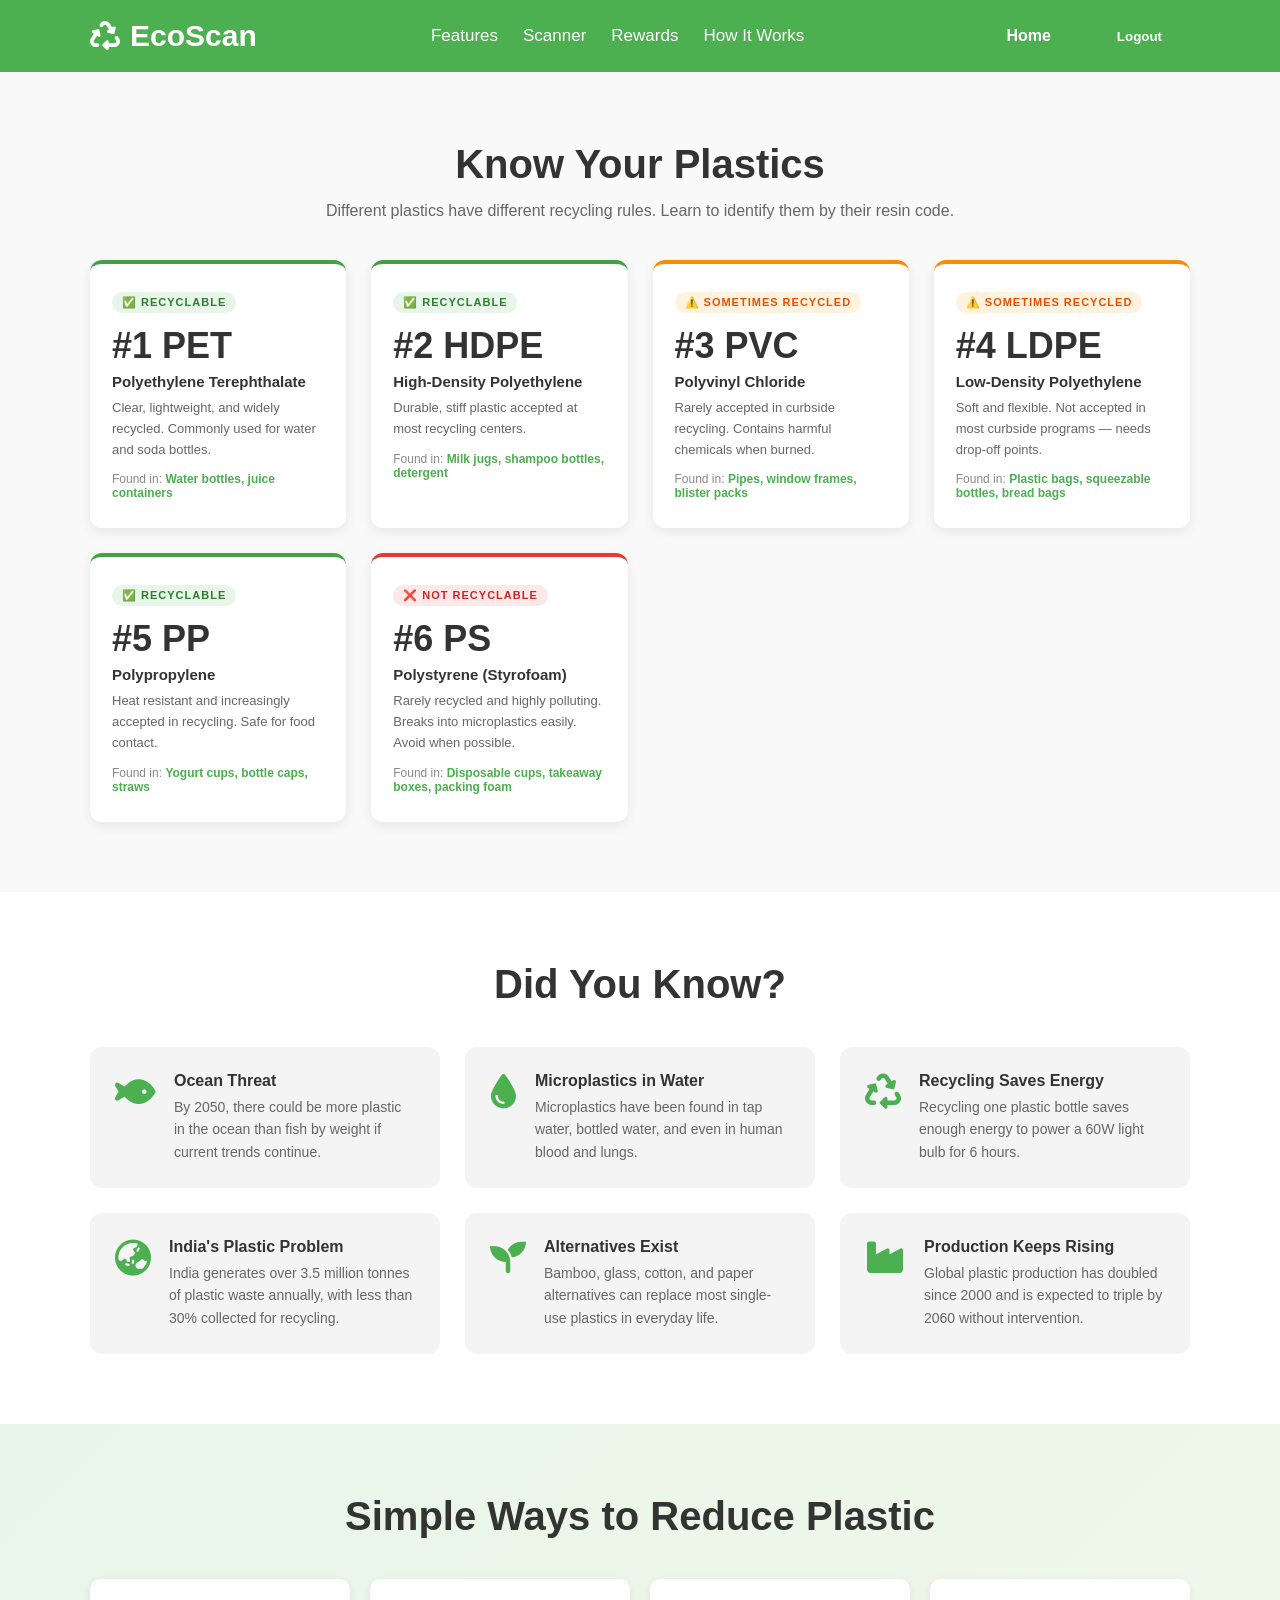
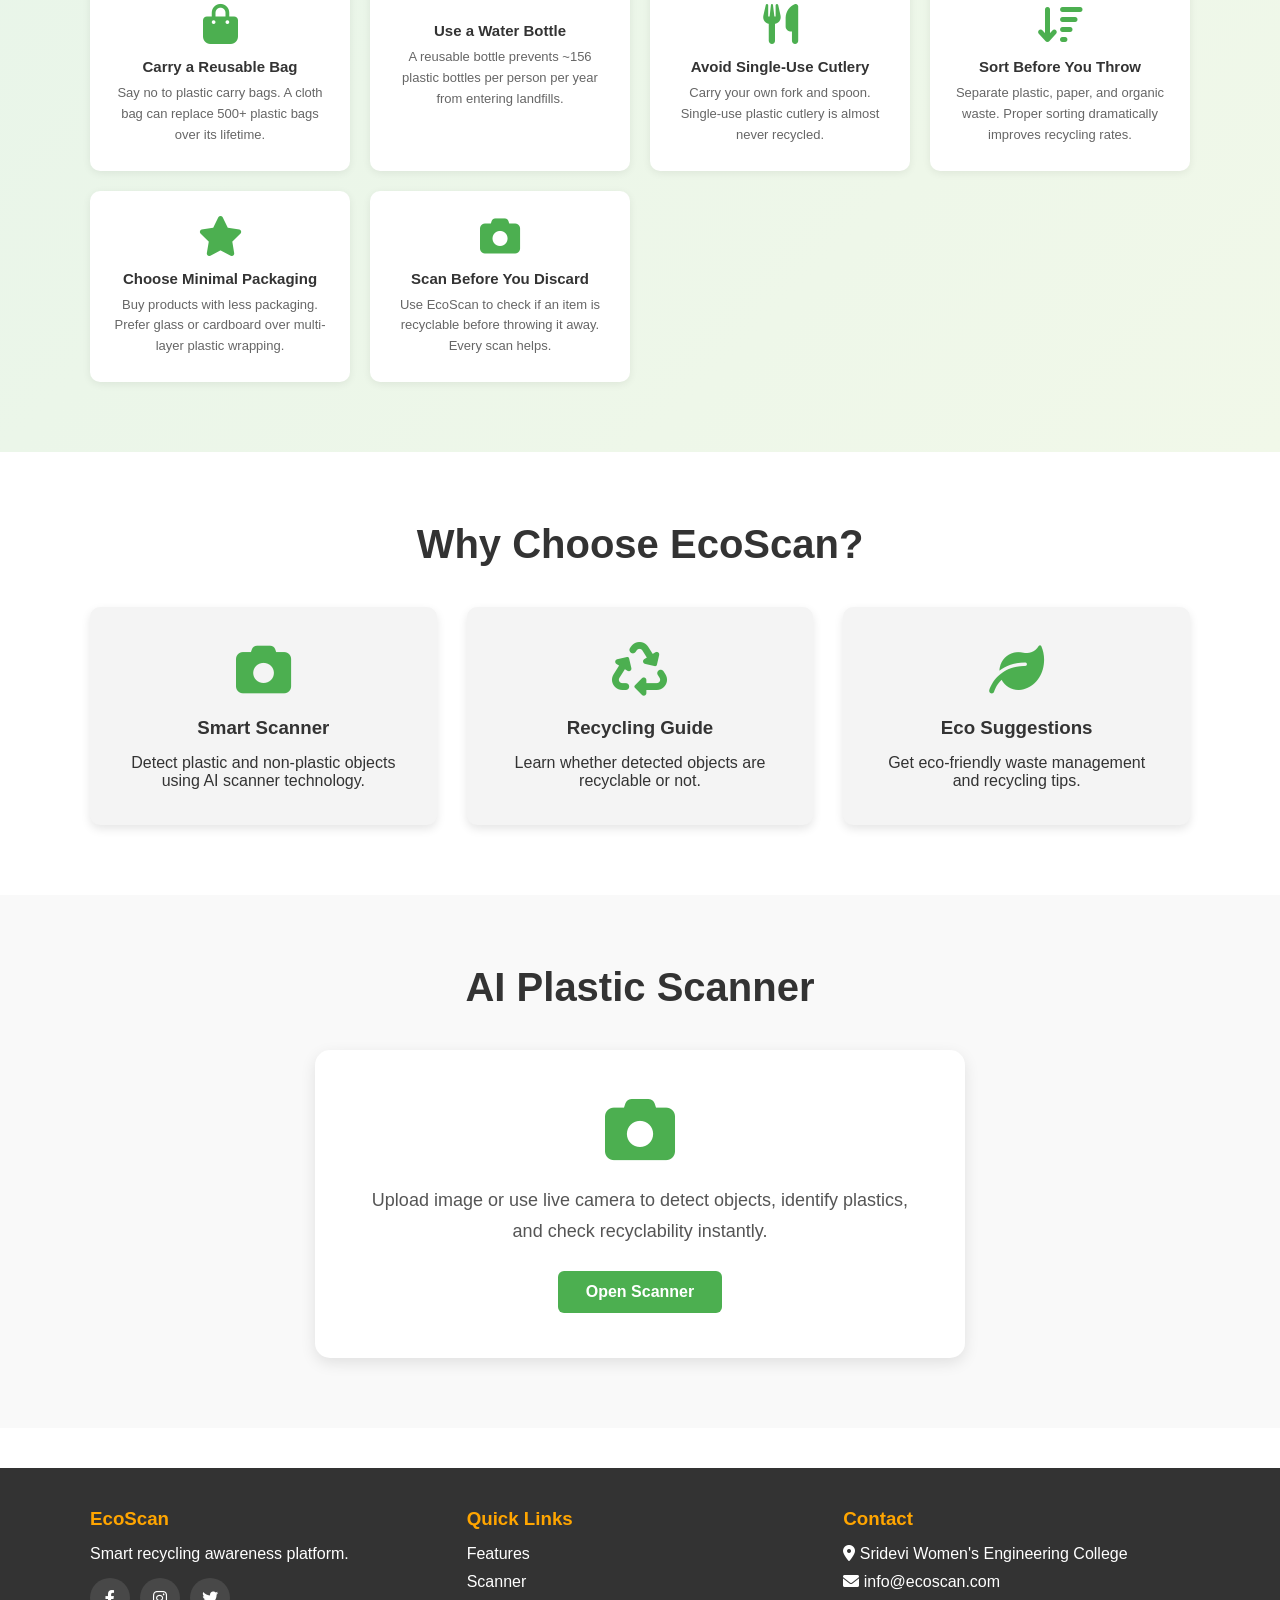
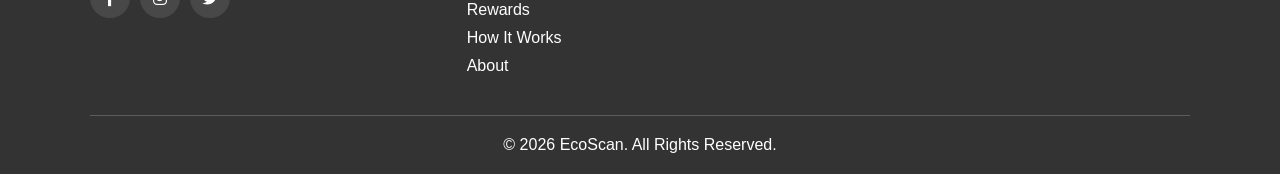
<file: ecoscan/ecoscan-frontend/dashboard.html>
<!DOCTYPE html>
<html lang="en">
<head>
  <meta charset="UTF-8">
  <meta name="viewport" content="width=device-width, initial-scale=1.0">
  <title>EcoScan - Recycle Scanner</title>

  <link href="https://cdnjs.cloudflare.com/ajax/libs/font-awesome/6.0.0-beta3/css/all.min.css" rel="stylesheet">

  <style>

    :root {
      --primary-color: #4CAF50;
      --secondary-color: #2196F3;
      --accent-color: #FF9800;
      --dark-color: #333;
      --light-color: #f4f4f4;
      --white-color: #ffffff;
      --text-color: #333;
      --text-light: #555;
    }

    *{
      margin:0;
      padding:0;
      box-sizing:border-box;
    }

    html{
      scroll-behavior:smooth;
    }

    body{
      font-family:'Segoe UI',sans-serif;
      background:#fff;
      color:#333;
    }

    .container{
      width:90%;
      max-width:1100px;
      margin:auto;
    }

    /* HEADER */

    header{
      background:var(--primary-color);
      padding:15px 0;
    }

    nav{
      display:flex;
      justify-content:space-between;
      align-items:center;
    }

    .logo{
      display:flex;
      align-items:center;
      font-size:30px;
      font-weight:bold;
      color:white;
      text-decoration:none;
    }

    .logo i{
      margin-right:10px;
    }

    .nav-links{
      list-style:none;
      display:flex;
      gap:25px;
    }

    .nav-links a{
      text-decoration:none;
      color:white;
      font-size:17px;
      transition:0.3s;
    }

    .nav-links a:hover{
      color:orange;
    }
.btn{
  display:inline-block;
  padding:12px 28px;
  border:none;
  border-radius:6px;
  text-decoration:none;
  color:white;
  cursor:pointer;
  transition:0.3s;
  font-weight:bold;
}

/* Main Buttons */
.btn-primary,
.btn-home,
.btn-logout{
  background:var(--primary-color);
  color:white;
}

.btn-primary:hover,
.btn-home:hover,
.btn-logout:hover{
  background:#3e8e41;
}

    /* STATS BANNER */

    .stats-banner{
      background:linear-gradient(135deg,#1b5e20,#2e7d32);
      padding:40px 0;
      color:white;
    }

    .stats-grid{
      display:grid;
      grid-template-columns:repeat(auto-fit,minmax(180px,1fr));
      gap:20px;
      text-align:center;
    }

    .stat-item{
      padding:20px;
      border-right:1px solid rgba(255,255,255,0.2);
    }

    .stat-item:last-child{
      border-right:none;
    }

    .stat-number{
      font-size:42px;
      font-weight:bold;
      color:#a5d65a;
      display:block;
    }

    .stat-label{
      font-size:14px;
      color:rgba(255,255,255,0.85);
      margin-top:6px;
      line-height:1.5;
    }

    /* PLASTIC TYPES */

    .plastic-types-section{
      padding:70px 0;
      background:#f9f9f9;
    }

    .plastic-grid{
      display:grid;
      grid-template-columns:repeat(auto-fit,minmax(220px,1fr));
      gap:25px;
      margin-top:40px;
    }

    .plastic-card{
      background:white;
      border-radius:12px;
      padding:28px 22px;
      box-shadow:0 4px 12px rgba(0,0,0,0.08);
      border-top:4px solid #4CAF50;
      transition:0.3s;
    }

    .plastic-card:hover{
      transform:translateY(-5px);
      box-shadow:0 8px 20px rgba(0,0,0,0.12);
    }

    .plastic-card.danger{ border-top-color:#e53935; }
    .plastic-card.warning{ border-top-color:#FB8C00; }
    .plastic-card.safe{ border-top-color:#43A047; }

    .plastic-badge{
      display:inline-block;
      font-size:11px;
      font-weight:bold;
      padding:4px 10px;
      border-radius:20px;
      margin-bottom:12px;
      letter-spacing:1px;
    }

    .plastic-badge.danger{ background:#fde8e8; color:#c62828; }
    .plastic-badge.warning{ background:#fff3e0; color:#e65100; }
    .plastic-badge.safe{ background:#e8f5e9; color:#2e7d32; }

    .plastic-code{
      font-size:36px;
      font-weight:bold;
      color:#333;
      margin-bottom:6px;
    }

    .plastic-name{
      font-size:15px;
      font-weight:bold;
      color:#333;
      margin-bottom:8px;
    }

    .plastic-desc{
      font-size:13px;
      color:#666;
      line-height:1.6;
    }

    .plastic-found{
      margin-top:12px;
      font-size:12px;
      color:#888;
    }

    .plastic-found span{
      color:#4CAF50;
      font-weight:bold;
    }

    /* DID YOU KNOW */

    .did-you-know{
      padding:70px 0;
      background:white;
    }

    .facts-grid{
      display:grid;
      grid-template-columns:repeat(auto-fit,minmax(300px,1fr));
      gap:25px;
      margin-top:40px;
    }

    .fact-card{
      display:flex;
      gap:18px;
      align-items:flex-start;
      background:#f4f4f4;
      padding:25px;
      border-radius:12px;
      transition:0.3s;
    }

    .fact-card:hover{
      background:#e8f5e9;
    }

    .fact-icon{
      font-size:36px;
      flex-shrink:0;
      color:#4CAF50;
    }

    .fact-text h4{
      font-size:16px;
      margin-bottom:6px;
      color:#333;
    }

    .fact-text p{
      font-size:14px;
      color:#666;
      line-height:1.6;
    }

    /* TIPS SECTION */

    .tips-section{
      background:linear-gradient(135deg,#e8f5e9,#f1f8e9);
      padding:70px 0;
    }

    .tips-grid{
      display:grid;
      grid-template-columns:repeat(auto-fit,minmax(220px,1fr));
      gap:20px;
      margin-top:40px;
    }

    .tip-card{
      background:white;
      border-radius:10px;
      padding:25px 20px;
      text-align:center;
      box-shadow:0 2px 8px rgba(0,0,0,0.07);
    }

    .tip-card i{
      font-size:40px;
      color:#4CAF50;
      margin-bottom:14px;
    }

    .tip-card h4{
      font-size:15px;
      margin-bottom:8px;
      color:#333;
    }

    .tip-card p{
      font-size:13px;
      color:#666;
      line-height:1.6;
    }

    /* SECTION */

    .features,
    .scanner-section,
    .about-section{
      padding:70px 0;
    }

    .section-title{
      text-align:center;
      font-size:40px;
      margin-bottom:40px;
      color:#333;
    }

    /* FEATURES */

    .features-grid{
      display:grid;
      grid-template-columns:repeat(auto-fit,minmax(250px,1fr));
      gap:30px;
    }

    .feature-card{
      background:#f4f4f4;
      padding:35px;
      border-radius:10px;
      text-align:center;
      box-shadow:0 4px 10px rgba(0,0,0,0.1);
      transition:0.3s;
    }

    .feature-card:hover{
      transform:translateY(-5px);
    }

    .feature-card i{
      font-size:55px;
      color:#4CAF50;
      margin-bottom:20px;
    }

    .feature-card h3{
      margin-bottom:15px;
    }

    /* SCANNER SECTION */

    .scanner-section{
      background:#f9f9f9;
      text-align:center;
    }

    .scanner-container{
      max-width:650px;
      margin:auto;
      background:white;
      padding:45px;
      border-radius:15px;
      box-shadow:0 5px 15px rgba(0,0,0,0.1);
    }

    .scanner-container i{
      font-size:70px;
      color:#4CAF50;
      margin-bottom:20px;
    }

    .scanner-container p{
      font-size:18px;
      color:#555;
      margin-bottom:25px;
      line-height:1.7;
    }

  

    /* FOOTER */

    footer{
      background:#333;
      color:white;
      padding:40px 0 20px;
      margin-top:40px;
    }

    .footer-container{
      display:flex;
      flex-wrap:wrap;
      justify-content:space-between;
      gap:30px;
    }

    .footer-section{
      flex:1;
      min-width:220px;
    }

    .footer-section h3{
      color:orange;
      margin-bottom:15px;
    }

    .footer-section ul{
      list-style:none;
    }

    .footer-section ul li{
      margin-bottom:10px;
    }

    .footer-section ul li a{
      color:white;
      text-decoration:none;
    }

    .footer-section ul li a:hover{
      color:orange;
    }

    .social-links{
      display:flex;
      gap:10px;
      margin-top:15px;
    }

    .social-links a{
      width:40px;
      height:40px;
      border-radius:50%;
      background:rgba(255,255,255,0.1);
      display:flex;
      justify-content:center;
      align-items:center;
      color:white;
      text-decoration:none;
    }

    .copyright{
      text-align:center;
      margin-top:30px;
      border-top:1px solid rgba(255,255,255,0.2);
      padding-top:20px;
    }

    /* MOBILE */

    @media(max-width:768px){

      nav{
        flex-direction:column;
        gap:15px;
      }

      .nav-links{
        flex-direction:column;
        text-align:center;
      }

      .stat-item{
        border-right:none;
        border-bottom:1px solid rgba(255,255,255,0.2);
      }

      .about-container{
        flex-direction:column;
      }

    }

  </style>

<!-- DEMO MODE: Auth redirect removed for static deployment compatibility -->
</head>

<body>

<!-- HEADER -->

<header>

  <nav class="container">

    <a href="dashboard.html" class="logo">
      <i class="fas fa-recycle"></i>
      EcoScan
    </a>

    <ul class="nav-links">

      <li>
        <a href="#features">
          Features
        </a>
      </li>

      <li>
        <a href="scanner.html">
          Scanner
        </a>
      </li>

      <li>
        <a href="rewards.html">
          Rewards
        </a>
      </li>

      <li>
        <a href="how-it-works.html">
          How It Works
        </a>
      </li>

    </ul>

    <div style="display:flex;align-items:center;gap:10px;">

      <a href="dashboard.html" class="btn btn-home">
         Home
      </a>
      <button class="btn btn-logout"
      onclick="sessionStorage.removeItem('ecoscan_auth');window.location.href='logout.html'">
         Logout
      </button>

    </div>

  </nav>

</header>
<!-- PLASTIC TYPES -->

<section class="plastic-types-section" id="plastic-types">
  <div class="container">

    <h2 class="section-title">Know Your Plastics</h2>
    <p style="text-align:center;color:#666;margin-top:-25px;margin-bottom:10px;font-size:16px;">
      Different plastics have different recycling rules. Learn to identify them by their resin code.
    </p>

    <div class="plastic-grid">

      <div class="plastic-card safe">
        <div class="plastic-badge safe">✅ RECYCLABLE</div>
        <div class="plastic-code">#1 PET</div>
        <div class="plastic-name">Polyethylene Terephthalate</div>
        <p class="plastic-desc">Clear, lightweight, and widely recycled. Commonly used for water and soda bottles.</p>
        <p class="plastic-found">Found in: <span>Water bottles, juice containers</span></p>
      </div>

      <div class="plastic-card safe">
        <div class="plastic-badge safe">✅ RECYCLABLE</div>
        <div class="plastic-code">#2 HDPE</div>
        <div class="plastic-name">High-Density Polyethylene</div>
        <p class="plastic-desc">Durable, stiff plastic accepted at most recycling centers.</p>
        <p class="plastic-found">Found in: <span>Milk jugs, shampoo bottles, detergent</span></p>
      </div>

      <div class="plastic-card warning">
        <div class="plastic-badge warning">⚠️ SOMETIMES RECYCLED</div>
        <div class="plastic-code">#3 PVC</div>
        <div class="plastic-name">Polyvinyl Chloride</div>
        <p class="plastic-desc">Rarely accepted in curbside recycling. Contains harmful chemicals when burned.</p>
        <p class="plastic-found">Found in: <span>Pipes, window frames, blister packs</span></p>
      </div>

      <div class="plastic-card warning">
        <div class="plastic-badge warning">⚠️ SOMETIMES RECYCLED</div>
        <div class="plastic-code">#4 LDPE</div>
        <div class="plastic-name">Low-Density Polyethylene</div>
        <p class="plastic-desc">Soft and flexible. Not accepted in most curbside programs — needs drop-off points.</p>
        <p class="plastic-found">Found in: <span>Plastic bags, squeezable bottles, bread bags</span></p>
      </div>

      <div class="plastic-card safe">
        <div class="plastic-badge safe">✅ RECYCLABLE</div>
        <div class="plastic-code">#5 PP</div>
        <div class="plastic-name">Polypropylene</div>
        <p class="plastic-desc">Heat resistant and increasingly accepted in recycling. Safe for food contact.</p>
        <p class="plastic-found">Found in: <span>Yogurt cups, bottle caps, straws</span></p>
      </div>

      <div class="plastic-card danger">
        <div class="plastic-badge danger">❌ NOT RECYCLABLE</div>
        <div class="plastic-code">#6 PS</div>
        <div class="plastic-name">Polystyrene (Styrofoam)</div>
        <p class="plastic-desc">Rarely recycled and highly polluting. Breaks into microplastics easily. Avoid when possible.</p>
        <p class="plastic-found">Found in: <span>Disposable cups, takeaway boxes, packing foam</span></p>
      </div>

    </div>
  </div>
</section>

<!-- DID YOU KNOW -->

<section class="did-you-know" id="facts">
  <div class="container">

    <h2 class="section-title">Did You Know?</h2>

    <div class="facts-grid">

      <div class="fact-card">
        <div class="fact-icon"><i class="fas fa-fish"></i></div>
        <div class="fact-text">
          <h4>Ocean Threat</h4>
          <p>By 2050, there could be more plastic in the ocean than fish by weight if current trends continue.</p>
        </div>
      </div>

      <div class="fact-card">
        <div class="fact-icon"><i class="fas fa-tint"></i></div>
        <div class="fact-text">
          <h4>Microplastics in Water</h4>
          <p>Microplastics have been found in tap water, bottled water, and even in human blood and lungs.</p>
        </div>
      </div>

      <div class="fact-card">
        <div class="fact-icon"><i class="fas fa-recycle"></i></div>
        <div class="fact-text">
          <h4>Recycling Saves Energy</h4>
          <p>Recycling one plastic bottle saves enough energy to power a 60W light bulb for 6 hours.</p>
        </div>
      </div>

      <div class="fact-card">
        <div class="fact-icon"><i class="fas fa-globe-asia"></i></div>
        <div class="fact-text">
          <h4>India's Plastic Problem</h4>
          <p>India generates over 3.5 million tonnes of plastic waste annually, with less than 30% collected for recycling.</p>
        </div>
      </div>

      <div class="fact-card">
        <div class="fact-icon"><i class="fas fa-seedling"></i></div>
        <div class="fact-text">
          <h4>Alternatives Exist</h4>
          <p>Bamboo, glass, cotton, and paper alternatives can replace most single-use plastics in everyday life.</p>
        </div>
      </div>

      <div class="fact-card">
        <div class="fact-icon"><i class="fas fa-industry"></i></div>
        <div class="fact-text">
          <h4>Production Keeps Rising</h4>
          <p>Global plastic production has doubled since 2000 and is expected to triple by 2060 without intervention.</p>
        </div>
      </div>

    </div>
  </div>
</section>

<!-- ECO TIPS -->

<section class="tips-section" id="tips">
  <div class="container">

    <h2 class="section-title">Simple Ways to Reduce Plastic</h2>

    <div class="tips-grid">

      <div class="tip-card">
        <i class="fas fa-shopping-bag"></i>
        <h4>Carry a Reusable Bag</h4>
        <p>Say no to plastic carry bags. A cloth bag can replace 500+ plastic bags over its lifetime.</p>
      </div>

      <div class="tip-card">
        <i class="fas fa-bottle-water"></i>
        <h4>Use a Water Bottle</h4>
        <p>A reusable bottle prevents ~156 plastic bottles per person per year from entering landfills.</p>
      </div>

      <div class="tip-card">
        <i class="fas fa-utensils"></i>
        <h4>Avoid Single-Use Cutlery</h4>
        <p>Carry your own fork and spoon. Single-use plastic cutlery is almost never recycled.</p>
      </div>

      <div class="tip-card">
        <i class="fas fa-sort-amount-down"></i>
        <h4>Sort Before You Throw</h4>
        <p>Separate plastic, paper, and organic waste. Proper sorting dramatically improves recycling rates.</p>
      </div>

      <div class="tip-card">
        <i class="fas fa-star"></i>
        <h4>Choose Minimal Packaging</h4>
        <p>Buy products with less packaging. Prefer glass or cardboard over multi-layer plastic wrapping.</p>
      </div>

      <div class="tip-card">
        <i class="fas fa-camera"></i>
        <h4>Scan Before You Discard</h4>
        <p>Use EcoScan to check if an item is recyclable before throwing it away. Every scan helps.</p>
      </div>

    </div>
  </div>
</section>

<!-- FEATURES -->

<section class="features" id="features">

  <div class="container">

    <h2 class="section-title">

      Why Choose EcoScan?

    </h2>

    <div class="features-grid">

      <div class="feature-card">

        <i class="fas fa-camera"></i>

        <h3>
          Smart Scanner
        </h3>

        <p>
          Detect plastic and non-plastic objects
          using AI scanner technology.
        </p>

      </div>

      <div class="feature-card">

        <i class="fas fa-recycle"></i>

        <h3>
          Recycling Guide
        </h3>

        <p>
          Learn whether detected objects
          are recyclable or not.
        </p>

      </div>

      <div class="feature-card">

        <i class="fas fa-leaf"></i>

        <h3>
          Eco Suggestions
        </h3>

        <p>
          Get eco-friendly waste management
          and recycling tips.
        </p>

      </div>

    </div>

  </div>

</section>

<!-- SCANNER SECTION -->

<section class="scanner-section" id="scanner">

  <div class="container">

    <h2 class="section-title">

      AI Plastic Scanner

    </h2>

    <div class="scanner-container">

      <i class="fas fa-camera"></i>

      <p>

        Upload image or use live camera
        to detect objects,
        identify plastics,
        and check recyclability instantly.

      </p>

      <a href="scanner.html"
      class="btn btn-primary">

        Open Scanner

      </a>

    </div>

  </div>

</section>

<!-- FOOTER -->

<footer>

  <div class="container">

    <div class="footer-container">

      <div class="footer-section">

        <h3>
          EcoScan
        </h3>

        <p>
          Smart recycling awareness platform.
        </p>

        <div class="social-links">

          <a href="#">
            <i class="fab fa-facebook-f"></i>
          </a>

          <a href="#">
            <i class="fab fa-instagram"></i>
          </a>

          <a href="#">
            <i class="fab fa-twitter"></i>
          </a>

        </div>

      </div>

      <div class="footer-section">

        <h3>
          Quick Links
        </h3>

        <ul>

          <li>
            <a href="#features">
              Features
            </a>
          </li>

          <li>
            <a href="scanner.html">
              Scanner
            </a>
          </li>

          <li>
            <a href="rewards.html">
              Rewards
            </a>
          </li>

          <li>
            <a href="how-it-works.html">
              How It Works
            </a>
          </li>

          <li>
            <a href="#about">
              About
            </a>
          </li>

        </ul>

      </div>

      <div class="footer-section">

        <h3>
          Contact
        </h3>

        <ul>

          <li>
            <i class="fas fa-map-marker-alt"></i>
            Sridevi Women's Engineering College
          </li>

          <li>
            <i class="fas fa-envelope"></i>
            info@ecoscan.com
          </li>

        </ul>

      </div>

    </div>

    <div class="copyright">

      © 2026 EcoScan. All Rights Reserved.

    </div>

  </div>

</footer>

<script>
// Show logged-in user in navbar badge
(function(){
  var user = sessionStorage.getItem("ecoscan_user") || "";
  var badge = document.getElementById("nav-user-badge");
  if(badge && user){
    var display = user.length > 22 ? user.substring(0,20)+"..." : user;
    badge.textContent = "👤 " + display;
    badge.style.display = "inline-block";
  }
})();
</script>
<script>
</body>
</html>
</file>
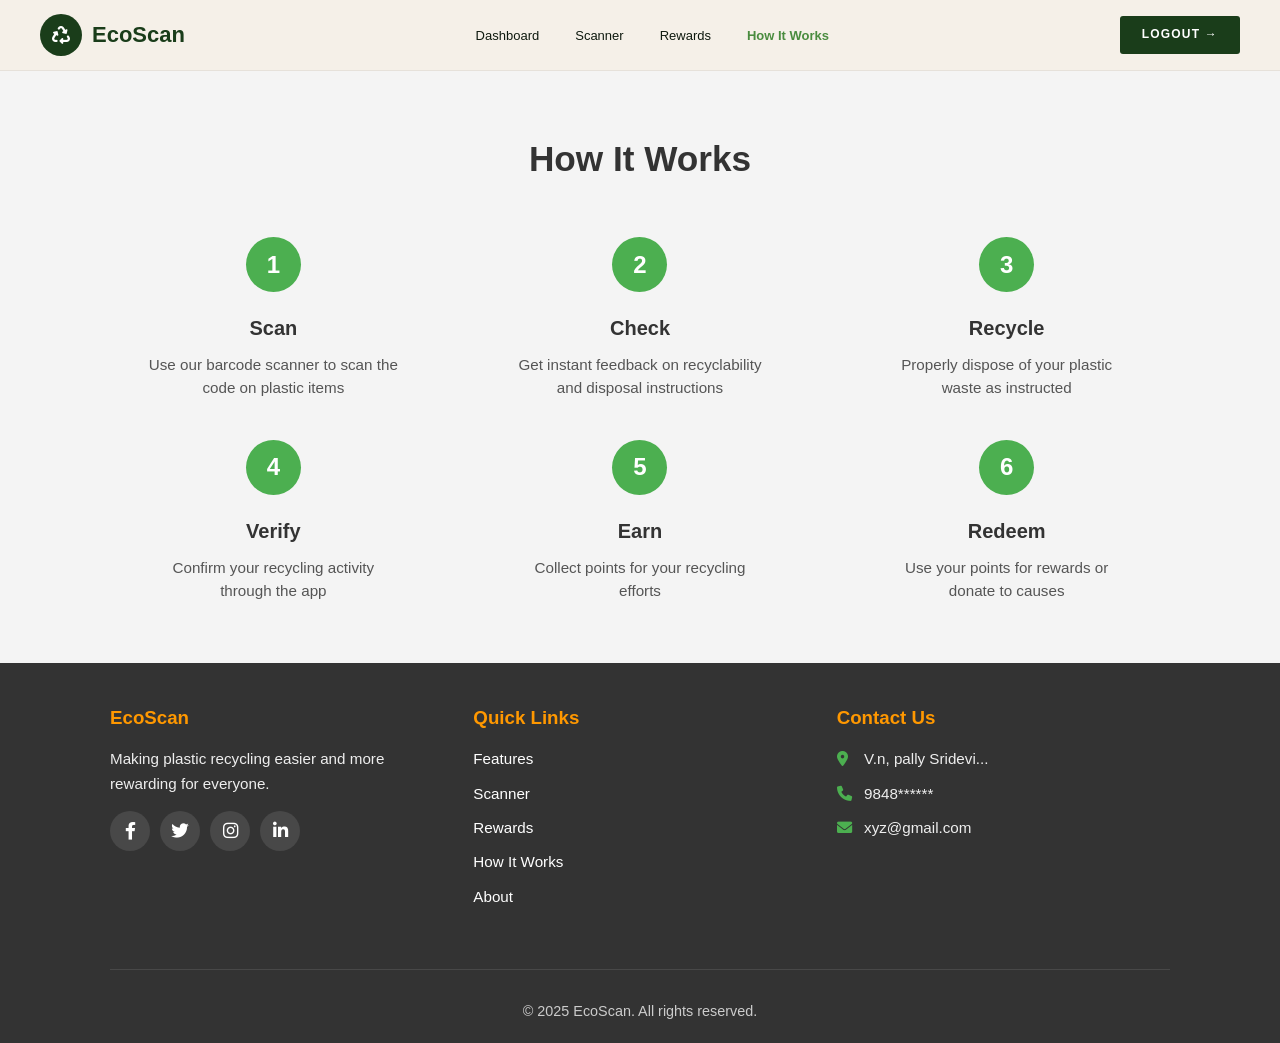
<file: ecoscan/ecoscan-frontend/how-it-works.html>
<!DOCTYPE html>
<html lang="en">
<head>
    <meta charset="UTF-8">
    <meta name="viewport" content="width=device-width, initial-scale=1.0">
    <title>EcoScan - How It Works</title>
    <link href="https://cdnjs.cloudflare.com/ajax/libs/font-awesome/6.0.0-beta3/css/all.min.css" rel="stylesheet">
    <style>
        :root {
          --primary-color: #4CAF50;  /* Green */
          --secondary-color: #2196F3;
          --accent-color: #FF9800;   /* Orange */
          --dark-color: #333;       /* Dark Grey/Black */
          --light-color: #f4f4f4;   /* Light Grey */
          --white-color: #ffffff;    /* White */
          --text-color: #333;
          --text-light: #555;
          --danger-color: #f44336;
          --success-color: #4CAF50;
        }

        * { margin: 0; padding: 0; box-sizing: border-box; }

        body, html {
          font-family: 'Segoe UI', Tahoma, Geneva, Verdana, sans-serif;
          line-height: 1.6;
          background-color: var(--white-color); /* Default background */
          color: var(--text-color);
        }

        .container {
          width: 90%;
          max-width: 1100px;
          margin: 0 auto;
          padding: 0 20px;
        }

        /* --- Header Styles (Copied from previous correction) --- */
        header { background-color: var(--primary-color);
           padding: 0.8rem 0; 
        }
        nav.container { 
          display: flex; 
          justify-content: space-between;
           align-items: center; 
          }
        .logo {
           display: flex; 
           align-items: center; 
           font-size: 1.8rem; 
           font-weight: bold; 
           color: var(--white-color); 
           text-decoration: none; 
          }
        .logo i { 
          margin-right: 10px; 
          font-size: 2rem; 
          line-height: 1; 
        }
        .nav-links { 
          list-style: none;
           display: flex; gap: 30px; 
           margin: 0; padding: 0; 
          }
        .nav-links li { 
          margin: 0; 
        }
        .nav-links a {
           text-decoration: none;
            color: var(--white-color); 
          font-size: 1rem;
           font-weight: 500;
           padding: 5px 0; 
          transition: color 0.3s ease; 
          background-color: transparent; 
        }
        .nav-links a:hover { 
          color: var(--accent-color);
         }
        .btn { 
          display: inline-block; 
          padding: 12px 30px; 
          border: none;
           border-radius: 6px; 
          cursor: pointer; 
          font-size: 1rem; 
          font-weight: bold;
           text-align: center;
            text-decoration: none;
             transition: background-color 0.3s ease, transform 0.2s ease; 
             color: var(--white-color); 
            }
        .btn:hover { 
          transform: translateY(-2px); 
        }
        .btn-logout {
           background-color: var(--accent-color);
            color: var(--white-color);
           }
        .btn-logout:hover { 
          background-color: #e68a00; 
        }
        .btn-primary {
           background-color: var(--primary-color);
            color: white;
          }
        .btn-primary:hover {
           background-color: #3e8e41;
           }

        /* --- Section Title Styles --- */
        .section-title {
          text-align: center;
          font-size: 2.2rem;
          font-weight: 600;
          margin-bottom: 50px; /* More space below title */
          color: var(--dark-color);
        }

        /* --- === HOW IT WORKS SECTION STYLES === --- */
        .how-it-works {
          padding: 60px 0;
          background-color: var(--light-color); /* Light grey background */
        }

        .steps {
          display: grid;
          /* Create columns, auto-fit tries to fit as many as possible */
          /* minmax(250px, 1fr) means each column is at least 250px wide, and can grow equally */
          grid-template-columns: repeat(auto-fit, minmax(250px, 1fr));
          gap: 40px; /* Space between grid items (steps) */
        }

        .step {
          text-align: center; /* Center all content within a step */
          /* No background or border needed for the step itself */
        }

        .step-number {
          background-color: var(--primary-color); /* Green background */
          color: var(--white-color);          /* White number */
          width: 55px;                       /* Circle size */
          height: 55px;                      /* Circle size */
          border-radius: 50%;                /* Make it a circle */
          display: flex;                     /* Use flexbox to center number */
          justify-content: center;           /* Center horizontally */
          align-items: center;               /* Center vertically */
          font-size: 1.5rem;                 /* Number size */
          font-weight: bold;                 /* Bold number */
          margin: 0 auto 20px auto;          /* Center circle horizontally, add space below */
        }

        .step h3 {
          font-size: 1.25rem; /* Heading size */
          font-weight: 600;   /* Bold heading */
          margin-bottom: 10px; /* Space below heading */
          color: var(--dark-color);
        }

        .step p {
          font-size: 0.95rem;
          color: var(--text-light); /* Lighter text color */
          line-height: 1.5;
          max-width: 250px; /* Prevent text from becoming too wide */
          margin: 0 auto; /* Center paragraph block if max-width is applied */
        }
        /* --- === END HOW IT WORKS SECTION STYLES === --- */


        /* --- Footer Styles (Keep your existing footer styles) --- */
        footer { background-color: var(--dark-color);
           color: white; 
           padding: 40px 0 20px 0;
            margin-top: 0; /* Removed top margin if sections follow directly */ 
          }
        .footer-container {
           display: flex; flex-wrap: wrap; 
           justify-content: space-between;
            gap: 30px; 
          }
        .footer-section {
           flex: 1 1 250px; 
          margin-bottom: 20px;
           min-width: 200px; 
          }
        .footer-section h3 {
           margin-bottom: 15px; 
          color: var(--accent-color); 
        }
        .footer-section p { 
          margin-bottom: 15px; 
          font-size: 0.95rem; 
          color: #eee; 
        }
        .footer-section ul { 
          list-style: none;
           padding: 0;
           }
        .footer-section ul li { 
          margin-bottom: 10px;
           font-size: 0.95rem;
            color: #eee; 
          }
        .footer-section ul li i { 
          margin-right: 8px; 
          width: 1em; 
          color: var(--primary-color);
        }
        .footer-section ul li a { 
          color: white; 
          text-decoration: none;
           transition: all 0.3s ease;
           }
        .footer-section ul li a:hover {
           color: var(--accent-color);
            padding-left: 5px; 
          }
        .social-links {
           display: flex; 
           margin-top: 15px; 
          }
        .social-links a { 
          display: flex;
           justify-content: center;
            align-items: center; width: 40px; 
            height: 40px; border-radius: 50%;
             background-color: rgba(255,255,255,0.1);
              margin-right: 10px; color: white;
               transition: all 0.3s ease; 
               text-decoration: none; 
               font-size: 1.1rem;
              }
        .social-links a:hover {
           background-color: var(--accent-color);
            transform: translateY(-3px);
           }
        .copyright { text-align: center;
           padding-top: 30px;
            border-top: 1px solid rgba(255,255,255,0.1); 
            margin-top: 30px; 
            font-size: 0.9em;
             color: #ccc; 
            }


        /* --- Responsive Styles --- */
        @media (max-width: 768px) {
             .nav-links { 
              display: none;
             } /* Hide nav links on smaller screens */
             .section-title { 
              font-size: 1.8rem;
               margin-bottom: 40px; 
              }
             .steps { 
              gap: 30px;
             } /* Adjust gap */
        }
        @media (max-width: 576px) { /* Smaller breakpoint for stacking steps */
            .steps {
               grid-template-columns: 1fr;
             } /* Stack to single column */
            .step p {
               max-width: 80%;
               } /* Allow text to use more width */
        }
         @media (max-width: 480px) {
            .section-title {
               font-size: 1.6rem; 
              }
            .btn {
               padding: 10px 20px;
               font-size: 0.9rem;
               }
            .step-number {
               width: 50px; 
               height: 50px; 
               font-size: 1.4rem;
               }
         }


    /* ── Scanner-style Nav ── */
    #mainNav{position:sticky;top:0;z-index:200;background:rgba(245,240,232,.97);backdrop-filter:blur(12px);border-bottom:1px solid rgba(0,0,0,.06);transition:box-shadow .3s;}
    #mainNav.scrolled{box-shadow:0 2px 20px rgba(0,0,0,.1);}
    .nav-inner{max-width:1280px;margin:0 auto;padding:0 40px;height:70px;display:flex;align-items:center;justify-content:space-between;}
    .ecoscan-logo{display:flex;align-items:center;gap:10px;text-decoration:none;}
    .logo-icon{width:42px;height:42px;background:#1a3d1a;border-radius:50%;display:flex;align-items:center;justify-content:center;color:#fff;font-size:18px;}
    .logo-text-nav{font-size:22px;font-weight:900;color:#1a3d1a;}
    .nav-links-new{display:flex;align-items:center;gap:6px;list-style:none;}
    .nav-links-new a{padding:7px 15px;font-size:13px;font-weight:500;color:#0f1a0f;text-decoration:none;border-radius:4px;transition:all .2s;}
    .nav-links-new a:hover{color:#4a8c3f;background:rgba(74,140,63,.08);}
    .nav-links-new a.active{color:#4a8c3f;font-weight:700;}
    .nav-cta-new{display:flex;gap:8px;}
    .btn-nav-new{padding:9px 22px;font-size:12px;font-weight:700;letter-spacing:1.2px;text-transform:uppercase;border-radius:3px;text-decoration:none;transition:opacity .2s;border:none;cursor:pointer;background:#1a3d1a;color:#fff;}
    .btn-nav-new:hover{background:#2d6a2d;}
    @media(max-width:768px){.nav-links-new{display:none;}}
    </style>
</head>
<body>

<nav id="mainNav">
  <div class="nav-inner">
    <a href="index.html" class="ecoscan-logo">
      <div class="logo-icon"><i class="fas fa-recycle"></i></div>
      <div><div class="logo-text-nav">EcoScan</div></div>
    </a>
    <ul class="nav-links-new">
      <li><a href="dashboard.html">Dashboard</a></li>
      <li><a href="scanner.html">Scanner</a></li>
      <li><a href="rewards.html">Rewards</a></li>
      <li><a href="how-it-works.html" class="active">How It Works</a></li>
    </ul>
    <div class="nav-cta-new">
      <a href="logout.html" class="btn-nav-new">Logout →</a>
    </div>
  </div>
</nav>

    <!-- How It Works Section -->
    <section class="how-it-works" id="how-it-works">
        <div class="container">
          <h2 class="section-title">How It Works</h2>
          <div class="steps">
            <!-- Step 1 -->
            <div class="step">
              <div class="step-number">1</div>
              <h3>Scan</h3>
              <p>Use our barcode scanner to scan the code on plastic items</p>
            </div>
            <!-- Step 2 -->
            <div class="step">
              <div class="step-number">2</div>
              <h3>Check</h3>
              <p>Get instant feedback on recyclability and disposal instructions</p>
            </div>
            <!-- Step 3 -->
            <div class="step">
              <div class="step-number">3</div>
              <h3>Recycle</h3>
              <p>Properly dispose of your plastic waste as instructed</p>
            </div>
            <!-- Step 4 -->
            <div class="step">
              <div class="step-number">4</div>
              <h3>Verify</h3>
              <p>Confirm your recycling activity through the app</p>
            </div>
            <!-- Step 5 -->
            <div class="step">
              <div class="step-number">5</div>
              <h3>Earn</h3>
              <p>Collect points for your recycling efforts</p>
            </div>
            <!-- Step 6 -->
            <div class="step">
              <div class="step-number">6</div>
              <h3>Redeem</h3>
              <p>Use your points for rewards or donate to causes</p>
            </div>
          </div>
        </div>
    </section>

    <!-- Add other sections of your page here -->
    <!-- e.g., <section class="features" id="features">...</section> -->


    <footer>
        <div class="container">
          <div class="footer-container">
            <div class="footer-section"> <h3>EcoScan</h3> 
              <p>Making plastic recycling easier and more rewarding for everyone.</p>
               <div class="social-links">
                <a href="#" aria-label="Facebook"><i class="fab fa-facebook-f"></i></a>
                <a href="#" aria-label="Twitter"><i class="fab fa-twitter"></i></a>
                <a href="#" aria-label="Instagram"><i class="fab fa-instagram"></i></a>
                <a href="#" aria-label="LinkedIn"><i class="fab fa-linkedin-in"></i></a> 
              </div> 
            </div>
            <div class="footer-section"> <h3>Quick Links</h3> 
              <ul> <li><a href="dashboard.html#why ecoscan" class="link">Features</a></li>
                <li><a href="dashboard.html#scanner">Scanner</a></li>
                <li><a href="rewards.html#reward programs">Rewards</a></li>
                <li><a href="#how-it-works">How It Works</a></li>
                <li><a href="dashboard.html#about">About</a></li> 
              </ul>
             </div>
            <div class="footer-section"> <h3>Contact Us</h3> 
              <ul>
                 <li><i class="fas fa-map-marker-alt"></i> V.n, pally Sridevi...</li>
                 <li><i class="fas fa-phone"></i> 9848******</li><li><i class="fas fa-envelope"></i> xyz@gmail.com</li>
                 </ul> 
                </div>
          </div>
          <div class="copyright"> <p>© 2025 EcoScan. All rights reserved.</p> </div>
        </div>
    </footer>

    <!-- If you have JavaScript for other parts, include it here -->
    <!-- <script src="Script.js"></script> -->

<script>
  window.addEventListener('scroll', () => {
    document.getElementById('mainNav').classList.toggle('scrolled', window.scrollY > 50);
  });
</script>
</body>
</html>
</file>
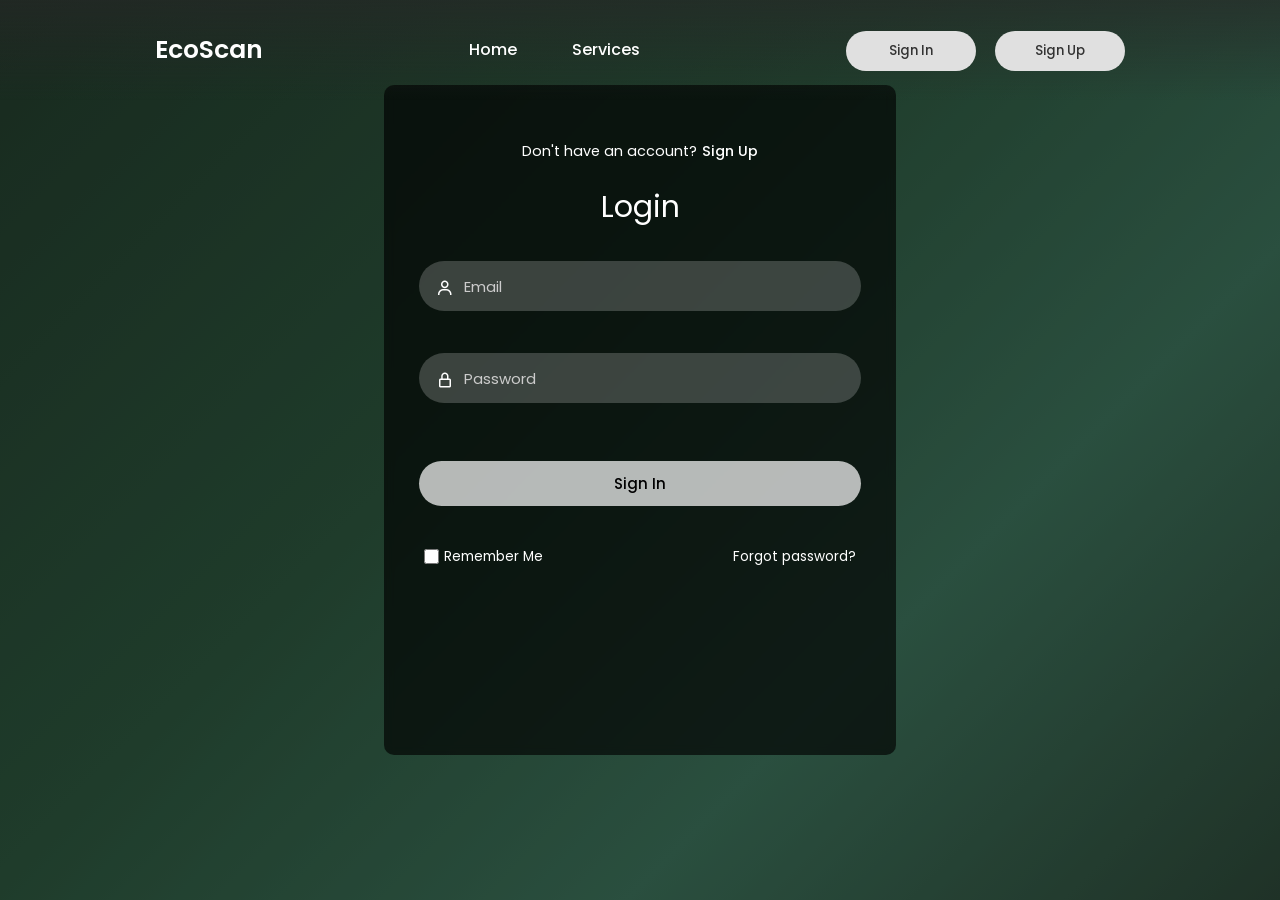
<file: ecoscan/ecoscan-frontend/login.html>
<!DOCTYPE html>
<html lang="en">
<head>
    <meta charset="UTF-8">
    <meta http-equiv="X-UA-Compatible" content="IE=edge">
    <meta name="viewport" content="width=device-width, initial-scale=1.0">
    <link href='https://unpkg.com/boxicons@2.1.4/css/boxicons.min.css' rel='stylesheet'>
    <link rel="stylesheet" href="mystyle.css">
    <title>EcoScan — Login & Register</title>
    <style>
        /* Fallback: show login form immediately if JS hasn't run yet */
        #login { display: flex !important; opacity: 1 !important; left: 35px !important; }
    </style>
</head>
<body>
<noscript><div style="position:fixed;top:0;left:0;width:100%;background:#c0392b;color:#fff;text-align:center;padding:12px;z-index:9999;font-family:sans-serif;">JavaScript is required to use EcoScan. Please enable it in your browser settings.</div></noscript>
<div class="wrapper">
    <nav class="nav">
        <div class="nav-logo"><p>EcoScan</p></div>
        <div class="nav-menu" id="navMenu">
            <ul>
                <li><a href="index.html" class="link">Home</a></li>
                <li><a href="#services" class="link">Services</a></li>
            </ul>
        </div>
        <div class="nav-auth-buttons" id="navAuthButtons">
            <button class="btn white-btn" id="loginBtn" onclick="login()">Sign In</button>
            <button class="btn" id="registerBtn" onclick="register()">Sign Up</button>
        </div>
        <div class="nav-menu-btn">
            <i class="bx bx-menu" onclick="myMenuFunction()"></i>
        </div>
    </nav>

    <div class="form-box" id="formBox">

        <!-- LOGIN FORM -->
        <div class="login-container" id="login">
            <div class="top">
                <span>Don't have an account? <a href="#" onclick="register()">Sign Up</a></span>
                <header>Login</header>
            </div>
            <div class="input-box">
                <input type="text" class="input-field" placeholder="Email" id="login-email" autocomplete="username">
                <i class="bx bx-user"></i>
                <span class="error-message" id="login-email-error"></span>
            </div>
            <div class="input-box">
                <input type="password" class="input-field" placeholder="Password" id="login-password" autocomplete="current-password">
                <i class="bx bx-lock-alt"></i>
                <span class="error-message" id="login-password-error"></span>
            </div>
            <div class="input-box">
                <button type="button" class="submit" onclick="handleLoginSubmit()">Sign In</button>
            </div>
            <div class="two-col">
                <div class="one">
                    <input type="checkbox" id="login-check">
                    <label for="login-check"> Remember Me</label>
                </div>
                <div class="two">
                    <label><a href="#" class="link">Forgot password?</a></label>
                </div>
            </div>
        </div>

        <!-- REGISTER FORM -->
        <div class="register-container" id="register">
            <div class="top">
                <span>Have an account? <a href="#" onclick="login()">Login</a></span>
                <header>Sign Up</header>
            </div>
            <div class="two-forms">
                <div class="input-box">
                    <input type="text" class="input-field" placeholder="Firstname" id="reg-firstname" autocomplete="given-name">
                    <i class="bx bx-user"></i>
                    <span class="error-message" id="reg-firstname-error"></span>
                </div>
                <div class="input-box">
                    <input type="text" class="input-field" placeholder="Lastname" id="reg-lastname" autocomplete="family-name">
                    <i class="bx bx-user"></i>
                    <span class="error-message" id="reg-lastname-error"></span>
                </div>
            </div>
            <div class="input-box">
                <input type="email" class="input-field" placeholder="Email" id="reg-email" autocomplete="email">
                <i class="bx bx-envelope"></i>
                <span class="error-message" id="reg-email-error"></span>
            </div>
            <div class="input-box">
                <input type="password" class="input-field" placeholder="Password" id="reg-password" autocomplete="new-password">
                <i class="bx bx-lock-alt"></i>
                <span class="error-message" id="reg-password-error"></span>
            </div>
            <div class="input-box">
                <input type="password" class="input-field" placeholder="Confirm Password" id="reg-password-confirm" autocomplete="new-password">
                <i class="bx bx-lock-alt"></i>
                <span class="error-message" id="reg-password-confirm-error"></span>
            </div>
            <div class="input-box terms-box">
                <input type="checkbox" id="reg-terms" disabled>
                <label for="reg-terms"> I agree to the <a href="#" id="termsLink">Terms &amp; conditions</a></label>
                <span class="error-message" id="reg-terms-error"></span>
            </div>
            <div class="input-box">
                <button type="button" class="submit" onclick="handleRegisterSubmit()">Register</button>
            </div>
        </div>

        <!-- SUCCESS MESSAGE -->
        <div class="success-container" id="success-message">
            <div id="confetti-container"></div>
            <div class="success-icon"><i class='bx bx-check-circle'></i></div>
            <header id="success-header">Success!</header>
            <p id="success-text">Redirecting you to EcoScan...</p>
        </div>
    </div>
</div>

<!-- TERMS MODAL -->
<div id="termsModal" class="modal">
    <div class="modal-content">
        <span class="close-modal-btn" id="closeTermsModalBtn">×</span>
        <h2>Terms &amp; Conditions</h2>
        <div class="terms-text-container" id="termsTextContainer">
            <p><strong>Welcome to EcoScan!</strong></p>
            <p>Last Updated: October 27, 2023</p>
            <p>These Terms and Conditions ("Terms") govern your access to and use of the EcoScan website, application, and services (collectively, the "Service").</p>
            <p>By accessing or using our Service, you agree to be bound by these Terms and our Privacy Policy.</p>
            <p><strong>1. Service Description</strong></p>
            <p>EcoScan provides a platform for users to scan physical items, particularly plastic objects, using their device's camera to identify the item or material type and receive information about its recyclability, environmental impact, or sustainable alternatives.</p>
            <p><strong>2. User Accounts</strong></p>
            <p>a. <strong>Registration:</strong> To use certain features of the Service, you may be required to register for an account. You agree to provide accurate, current, and complete information during the registration process.</p>
            <p>b. <strong>Account Security:</strong> You are responsible for safeguarding your password and for any activities or actions under your account.</p>
            <p>c. <strong>Age Restriction:</strong> You must be at least 13 years old to create an account and use the Service.</p>
            <p><strong>3. Acceptable Use Policy</strong></p>
            <p>You agree not to use the Service to upload, post, or transmit any content that is unlawful, harmful, threatening, abusive, harassing, defamatory, vulgar, or obscene.</p>
            <p><strong>4. Privacy Policy</strong></p>
            <p>We are committed to protecting your privacy. Your personal information is collected only to provide and improve the Service, and will not be sold to third parties.</p>
            <p><strong>5. Intellectual Property</strong></p>
            <p>All content, features, and functionality of the Service are owned by EcoScan and are protected by international copyright, trademark, and other intellectual property laws.</p>
            <p><strong>6. Limitation of Liability</strong></p>
            <p>EcoScan shall not be liable for any indirect, incidental, special, consequential or punitive damages resulting from your use of the service.</p>
            <p><strong>7. Changes to Terms</strong></p>
            <p>We reserve the right to modify these terms at any time. By continuing to use the Service after changes become effective, you agree to be bound by the revised terms.</p>
            <p><strong>8. Governing Law</strong></p>
            <p>These Terms shall be governed by and construed in accordance with the laws of India.</p>
            <p><em>(End of Terms and Conditions)</em></p>
        </div>
        <div class="modal-footer">
            <input type="checkbox" id="modalTermsAgreeCheckbox" disabled>
            <label for="modalTermsAgreeCheckbox">I have read and agree to these Terms &amp; Conditions</label>
        </div>
    </div>
</div>

<!-- Load API bridge first, then page script -->
<script src="api.js"></script>
<script src="script.js"></script>
</body>
</html>
</file>
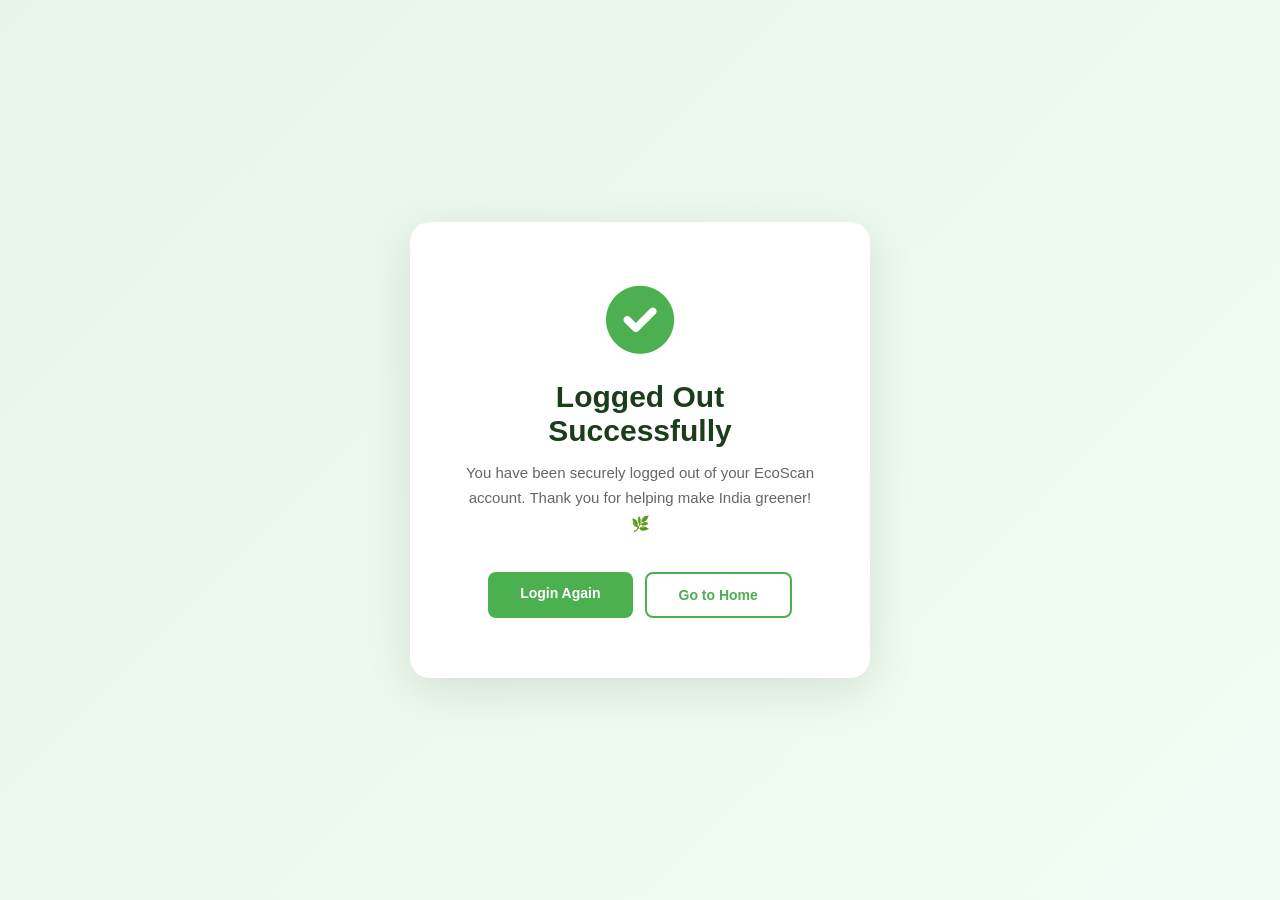
<file: ecoscan/ecoscan-frontend/logout.html>
<!DOCTYPE html>
<html lang="en">
<head>
  <meta charset="UTF-8"/>
  <meta name="viewport" content="width=device-width,initial-scale=1.0"/>
  <title>Logout — EcoScan</title>
  <link href="https://cdnjs.cloudflare.com/ajax/libs/font-awesome/6.0.0-beta3/css/all.min.css" rel="stylesheet"/>
  <script>sessionStorage.removeItem("ecoscan_auth"); sessionStorage.removeItem("ecoscan_user");</script>
  <style>
    *{margin:0;padding:0;box-sizing:border-box;font-family:'Segoe UI',sans-serif;}
    body{background:linear-gradient(135deg,#e8f5e9,#f0fdf4);min-height:100vh;display:flex;align-items:center;justify-content:center;}
    .card{background:#fff;border-radius:20px;padding:60px 52px;text-align:center;box-shadow:0 12px 48px rgba(0,0,0,0.1);max-width:460px;width:90%;}
    .icon{font-size:68px;color:#4CAF50;margin-bottom:20px;}
    h1{font-size:30px;color:#1a3d1a;margin-bottom:12px;font-weight:800;}
    p{color:#666;font-size:15px;margin-bottom:36px;line-height:1.7;}
    .btns{display:flex;gap:12px;justify-content:center;flex-wrap:wrap;}
    .btn{display:inline-block;padding:13px 32px;border-radius:8px;font-weight:700;font-size:14px;text-decoration:none;transition:all .2s;}
    .btn-green{background:#4CAF50;color:#fff;}
    .btn-green:hover{background:#388e3c;transform:translateY(-2px);}
    .btn-outline{background:transparent;color:#4CAF50;border:2px solid #4CAF50;}
    .btn-outline:hover{background:#4CAF50;color:#fff;transform:translateY(-2px);}
  </style>
</head>
<body>
  <div class="card">
    <div class="icon"><i class="fas fa-check-circle"></i></div>
    <h1>Logged Out Successfully</h1>
    <p>You have been securely logged out of your EcoScan account. Thank you for helping make India greener! 🌿</p>
    <div class="btns">
      <a href="login.html" class="btn btn-green">Login Again</a>
      <a href="index.html" class="btn btn-outline">Go to Home</a>
    </div>
  </div>
</body>
</html>
</file>
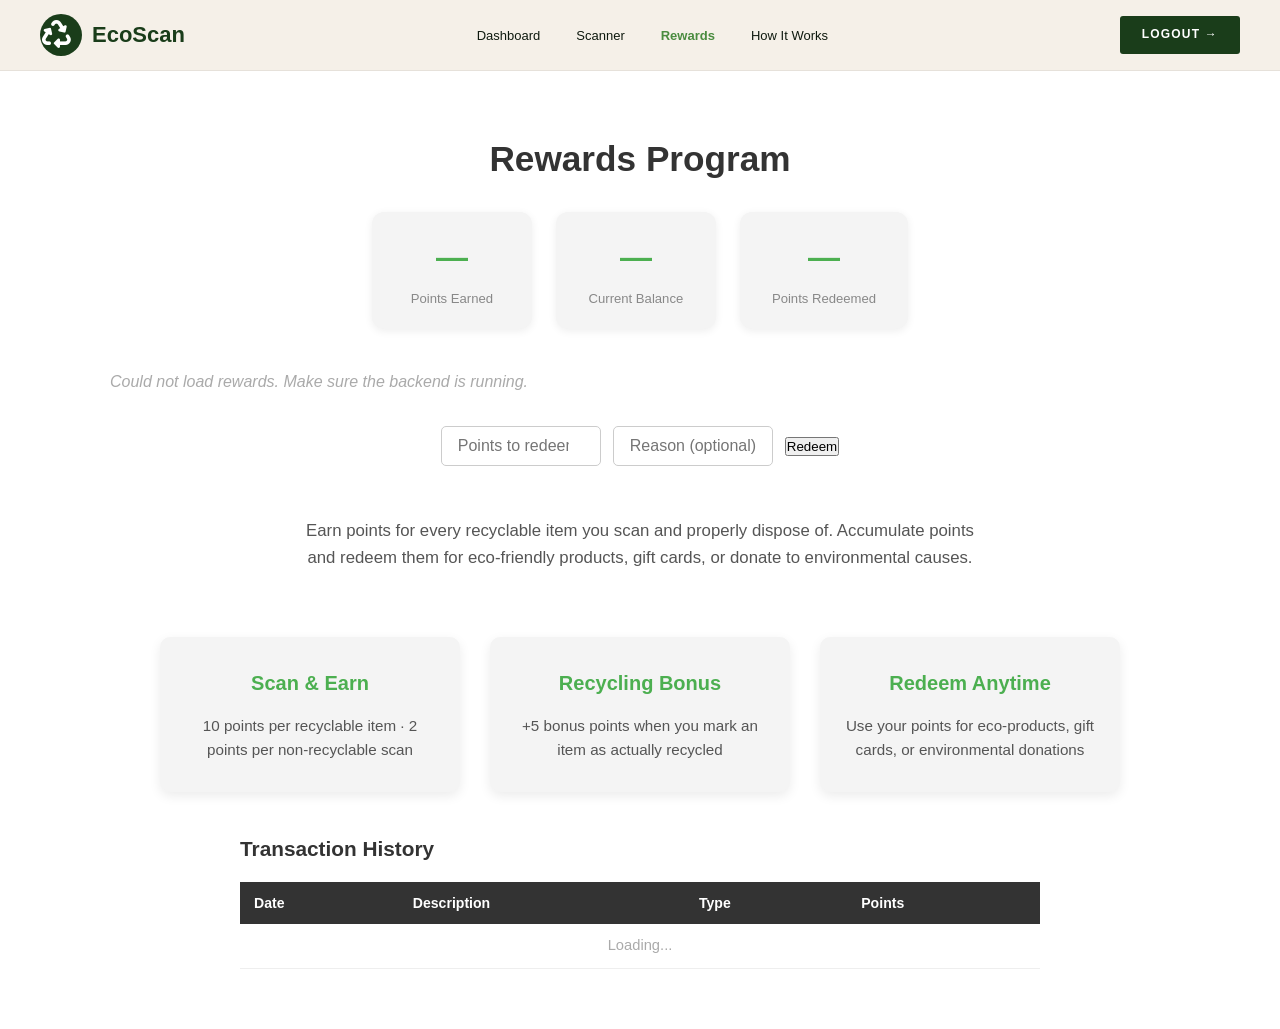
<file: ecoscan/ecoscan-frontend/rewards.html>
<!DOCTYPE html>
<html lang="en">
<head>
  <meta charset="UTF-8" />
  <meta name="viewport" content="width=device-width, initial-scale=1.0"/>
  <title>EcoScan Rewards Program</title>
  <link href="https://cdnjs.cloudflare.com/ajax/libs/font-awesome/6.0.0-beta3/css/all.min.css" rel="stylesheet"/>
  <style>
    :root {
      --primary-color: #4CAF50;
      --secondary-color: #2196F3;
      --accent-color: #FF9800;
      --dark-color: #333;
      --light-color: #f4f4f4;
      --white-color: #ffffff;
      --text-color: #333;
      --ink:#0f1a0f; --forest:#1a3d1a; --pine:#2d6a2d;
      --moss:#4a8c3f; --lime:#8bc34a; --cream:#f5f0e8;
      --sand:#e8dfc8; --amber:#d4870a;
    }
    * { margin: 0; padding: 0; box-sizing: border-box; }
    body, html { font-family: 'Segoe UI', Tahoma, Geneva, Verdana, sans-serif; line-height: 1.6; background-color: var(--white-color); color: var(--text-color); }
    .container { width: 90%; max-width: 1100px; margin: 0 auto; padding: 0 20px; }
    header { background-color: var(--dark-color); color: var(--white-color); padding: 1rem 0; }
    header nav.container { display: flex; justify-content: space-between; align-items: center; }
    nav .logo { font-size: 1.5rem; font-weight: bold; color: var(--white-color); display: flex; align-items: center; text-decoration: none; }
    nav .logo i { margin-right: 10px; font-size: 1.8rem; }
    nav .nav-links { list-style: none; display: flex; gap: 15px; }
    nav .nav-links a { text-decoration: none; color: var(--white-color); font-size: 1rem; padding: 8px 15px; border-radius: 5px; transition: background-color 0.3s ease; }
    nav .nav-links a:hover, nav .nav-links a.active { background-color: var(--primary-color); }
    nav .btn, .rewards-info .btn {
      display: inline-block; padding: 10px 25px; background-color: var(--primary-color);
      color: var(--white-color); border: none; border-radius: 5px; cursor: pointer;
      font-size: 1rem; font-weight: 500; text-align: center; text-decoration: none;
      transition: background-color 0.3s ease, transform 0.2s ease;
    }
    nav .btn:hover, .rewards-info .btn:hover { background-color: #388E3C; transform: translateY(-2px); }
    .section-title { text-align: center; font-size: 2.2rem; font-weight: 600; margin-bottom: 25px; color: var(--dark-color); }
    .rewards-section { padding: 60px 0; background-color: var(--white-color); }
    .rewards-container { display: flex; flex-direction: column; align-items: center; text-align: center; }
    .rewards-info { max-width: 700px; margin-bottom: 40px; }
    .rewards-info p { margin-bottom: 25px; color: #555; font-size: 1.05rem; }

    /* Live stats banner */
    .live-stats { display: flex; gap: 24px; justify-content: center; flex-wrap: wrap; margin-bottom: 40px; }
    .stat-pill {
      background: var(--light-color); border-radius: 12px; padding: 20px 32px;
      text-align: center; min-width: 160px; box-shadow: 0 2px 8px rgba(0,0,0,0.07);
    }
    .stat-pill .val { font-size: 2rem; font-weight: 700; color: var(--primary-color); }
    .stat-pill .lbl { font-size: 0.82rem; color: #888; margin-top: 4px; }

    /* History table */
    .history-section { width: 100%; max-width: 800px; margin: 40px auto 0; }
    .history-section h3 { font-size: 1.3rem; margin-bottom: 16px; color: var(--dark-color); text-align: left; }
    .history-table { width: 100%; border-collapse: collapse; }
    .history-table th { background: var(--dark-color); color: #fff; padding: 10px 14px; text-align: left; font-size: 0.88rem; }
    .history-table td { padding: 10px 14px; border-bottom: 1px solid #eee; font-size: 0.92rem; }
    .history-table tr:hover td { background: #f9f9f9; }
    .badge-earned   { background: #e8f5e9; color: #2e7d32; padding: 3px 10px; border-radius: 20px; font-size: 0.78rem; font-weight: 600; }
    .badge-redeemed { background: #fff3e0; color: #e65100; padding: 3px 10px; border-radius: 20px; font-size: 0.78rem; font-weight: 600; }

    /* Redeem button */
    .redeem-section { margin: 32px 0; display: flex; gap: 12px; align-items: center; flex-wrap: wrap; justify-content: center; }
    .redeem-section input { padding: 10px 16px; border: 1px solid #ccc; border-radius: 5px; font-size: 1rem; width: 160px; }
    #redeemMsg { font-size: 0.92rem; color: var(--primary-color); font-weight: 600; min-height: 20px; }

    .rewards-points { display: flex; flex-wrap: wrap; justify-content: center; gap: 30px; width: 100%; }
    .point-card { background-color: var(--light-color); border-radius: 10px; padding: 30px 25px; width: 100%; max-width: 300px; box-shadow: 0 4px 12px rgba(0,0,0,0.08); text-align: center; transition: transform 0.3s ease; }
    .point-card:hover { transform: translateY(-5px); }
    .point-card h3 { color: var(--primary-color); font-size: 1.25rem; font-weight: 600; margin-bottom: 15px; }
    .point-card p { font-size: 0.95rem; color: #555; }
    #loadingMsg { color: #aaa; font-style: italic; margin: 24px 0; }
    @media (max-width: 768px) { nav .nav-links { display: none; } }

    /* ── Scanner-style Nav ── */
    #mainNav{position:sticky;top:0;z-index:200;background:rgba(245,240,232,.97);backdrop-filter:blur(12px);border-bottom:1px solid rgba(0,0,0,.06);transition:box-shadow .3s;}
    #mainNav.scrolled{box-shadow:0 2px 20px rgba(0,0,0,.1);}
    .nav-inner{max-width:1280px;margin:0 auto;padding:0 40px;height:70px;display:flex;align-items:center;justify-content:space-between;}
    .logo{display:flex;align-items:center;gap:10px;text-decoration:none;}
    .logo-icon{width:42px;height:42px;background:var(--forest);border-radius:50%;display:flex;align-items:center;justify-content:center;color:#fff;font-size:18px;}
    .logo-text{font-family:'Segoe UI',sans-serif;font-size:22px;font-weight:900;color:var(--forest);}
    .nav-links-new{display:flex;align-items:center;gap:6px;list-style:none;}
    .nav-links-new a{padding:7px 15px;font-size:13px;font-weight:500;color:var(--ink);text-decoration:none;border-radius:4px;transition:all .2s;}
    .nav-links-new a:hover{color:var(--moss);background:rgba(74,140,63,.08);}
    .nav-links-new a.active{color:var(--moss);font-weight:700;}
    .nav-cta{display:flex;gap:8px;}
    .btn-nav{padding:9px 22px;font-size:12px;font-weight:700;letter-spacing:1.2px;text-transform:uppercase;border-radius:3px;text-decoration:none;transition:opacity .2s;border:none;cursor:pointer;}
    .btn-logout-nav{background:var(--forest);color:#fff;}
    .btn-logout-nav:hover{background:var(--pine);}
    @media(max-width:768px){.nav-links-new{display:none;}}
  </style>
</head>

<body>
<nav id="mainNav">
  <div class="nav-inner">
    <a href="index.html" class="logo">
      <div class="logo-icon"><i class="fas fa-recycle"></i></div>
      <div><div class="logo-text">EcoScan</div></div>
    </a>
    <ul class="nav-links-new">
      <li><a href="dashboard.html">Dashboard</a></li>
      <li><a href="scanner.html">Scanner</a></li>
      <li><a href="rewards.html" class="active">Rewards</a></li>
      <li><a href="how-it-works.html">How It Works</a></li>
    </ul>
    <div class="nav-cta">
      <a href="logout.html" class="btn-nav btn-logout-nav">Logout →</a>
    </div>
  </div>
</nav>

  <section class="rewards-section" id="rewards">
    <div class="container">
      <h2 class="section-title">Rewards Program</h2>

      <!-- Live stats from API -->
      <div class="live-stats">
        <div class="stat-pill"><div class="val" id="statEarned">—</div><div class="lbl">Points Earned</div></div>
        <div class="stat-pill"><div class="val" id="statCurrent">—</div><div class="lbl">Current Balance</div></div>
        <div class="stat-pill"><div class="val" id="statRedeemed">—</div><div class="lbl">Points Redeemed</div></div>
      </div>

      <div id="loadingMsg">Loading your rewards data...</div>

      <!-- Redeem -->
      <div class="redeem-section">
        <input type="number" id="redeemAmount" placeholder="Points to redeem" min="1" />
        <input type="text"   id="redeemDesc"   placeholder="Reason (optional)" />
        <button class="btn" onclick="doRedeem()">Redeem</button>
      </div>
      <div id="redeemMsg"></div>

      <!-- Static info cards -->
      <div class="rewards-container">
        <div class="rewards-info">
          <p>Earn points for every recyclable item you scan and properly dispose of.
            Accumulate points and redeem them for eco-friendly products, gift cards, or donate to environmental causes.</p>
        </div>
        <div class="rewards-points">
          <div class="point-card"><h3>Scan &amp; Earn</h3><p>10 points per recyclable item · 2 points per non-recyclable scan</p></div>
          <div class="point-card"><h3>Recycling Bonus</h3><p>+5 bonus points when you mark an item as actually recycled</p></div>
          <div class="point-card"><h3>Redeem Anytime</h3><p>Use your points for eco-products, gift cards, or environmental donations</p></div>
        </div>
      </div>

      <!-- Transaction history -->
      <div class="history-section">
        <h3>Transaction History</h3>
        <table class="history-table">
          <thead>
            <tr><th>Date</th><th>Description</th><th>Type</th><th>Points</th></tr>
          </thead>
          <tbody id="historyBody"><tr><td colspan="4" style="text-align:center;color:#aaa;">Loading...</td></tr></tbody>
        </table>
      </div>
    </div>
  </section>

  <script src="api.js"></script>
  <script>
    // Demo mode: requireLogin() is a no-op (ECOSCAN_DEMO_MODE=true in api.js)
    document.addEventListener('DOMContentLoaded', async () => {
      requireLogin(); // no-op in demo mode, will redirect if real auth enabled

      try {
        // Load summary
        const summary = await Rewards.summary();
        document.getElementById('statEarned').textContent   = summary.earned;
        document.getElementById('statCurrent').textContent  = summary.current;
        document.getElementById('statRedeemed').textContent = summary.redeemed;

        // Load history
        const rewards = await Rewards.list();
        document.getElementById('loadingMsg').style.display = 'none';
        const tbody = document.getElementById('historyBody');
        if (!rewards.length) {
          tbody.innerHTML = '<tr><td colspan="4" style="text-align:center;color:#aaa;">No transactions yet — start scanning!</td></tr>';
          return;
        }
        tbody.innerHTML = rewards.map(r => `
          <tr>
            <td>${new Date(r.createdAt).toLocaleDateString('en-IN')}</td>
            <td>${r.description || '—'}</td>
            <td><span class="badge-${r.type}">${r.type.toUpperCase()}</span></td>
            <td>${r.type === 'earned' ? '+' : '-'}${r.points}</td>
          </tr>
        `).join('');
      } catch (err) {
        document.getElementById('loadingMsg').textContent = 'Could not load rewards. Make sure the backend is running.';
        console.error(err);
      }
    });

    async function doRedeem() {
      const pts  = parseInt(document.getElementById('redeemAmount').value);
      const desc = document.getElementById('redeemDesc').value.trim();
      const msg  = document.getElementById('redeemMsg');
      if (!pts || pts < 1) { msg.style.color = 'red'; msg.textContent = 'Enter a valid points amount.'; return; }
      try {
        const result = await Rewards.redeem(pts, desc);
        msg.style.color = 'green';
        msg.textContent = `${result.message} · Balance: ${result.remainingPoints} pts`;
        // Refresh summary
        const summary = await Rewards.summary();
        document.getElementById('statEarned').textContent   = summary.earned;
        document.getElementById('statCurrent').textContent  = summary.current;
        document.getElementById('statRedeemed').textContent = summary.redeemed;
        document.getElementById('redeemAmount').value = '';
        document.getElementById('redeemDesc').value   = '';
      } catch (err) {
        msg.style.color = 'red';
        msg.textContent = err.message;
      }
    }
  </script>
<script>
  window.addEventListener('scroll', () => {
    document.getElementById('mainNav').classList.toggle('scrolled', window.scrollY > 50);
  });
</script>
</body>
</html>
</file>
<file: ecoscan/ecoscan-frontend/mystyle.css>
/* mystyle.css */

/* POPPINS FONT */
@import url('https://fonts.googleapis.com/css2?family=Poppins:wght@400;500;600;700&display=swap');

/* --- Reset and Base Styles --- */
* {
    margin: 0;
    padding: 0;
    box-sizing: border-box;
    font-family: 'Poppins', sans-serif;
}

body {
    background: linear-gradient(135deg, #0f2d1a 0%, #1a4a2e 40%, #2d6a4f 70%, #1b3a28 100%) fixed;
    background-size: cover;
    overflow-y: auto;
    overflow-x: hidden;
    color: #fff;
    line-height: 1.6;
}

/* --- Wrapper --- */
.wrapper {
    display: flex;
    justify-content: center;
    align-items: center;
    min-height: 100vh;
    padding: 40px 20px;
    background: rgba(39, 39, 39, 0.4);
}

/* --- Navigation --- */
.nav {
    position: fixed; top: 0; left: 0; z-index: 100;
    display: flex; justify-content: space-around; align-items: center;
    width: 100%; height: 100px; line-height: 100px;
    background: linear-gradient(rgba(39, 39, 39, 0.6), transparent);
    padding: 0 5%;
}
.nav-logo p { font-size: 25px; font-weight: 600; color: white; }
.nav-menu ul { display: flex; list-style: none; gap: 5px; padding: 0; margin: 0; }
.nav-menu ul li .link {
    text-decoration: none; font-weight: 500; color: #fff;
    padding-bottom: 15px; margin: 0 25px; position: relative;
    transition: color 0.3s ease;
}
.link:hover, .link.active { color: #ddd; }
.link::after {
    content: '';
    position: absolute;
     left: 0;
      bottom: 10px;
    width: 100%; height: 2px;
    background-color: #fff;
    transform: scaleX(0);
    transform-origin: bottom left;
    transition: transform 0.3s ease;
}
.link:hover::after, .link.active::after {
    transform: scaleX(1);
}

.nav-auth-buttons .btn {
    width: 130px;
    height: 40px;
    font-weight: 500;
    background-color: #e0e0e0;
    border: none;
    border-radius: 30px;
    cursor: pointer;
    transition: background-color .3s ease, box-shadow .2s ease;
    color: #333;
    display: inline-flex;
    align-items: center;
    justify-content: center;
    text-decoration: none;
}
.nav-auth-buttons .btn:hover {
    background-color: #d0d0d0;
    box-shadow: 0 2px 5px rgba(0,0,0,0.1);
}
#registerBtn { /* This is the Sign Up button in the nav */
     margin-left: 15px;
}
.btn.white-btn { /* This class is toggled by JS for the "active" nav button */
     background-color: #e0e0e0;
}
.btn.white-btn:hover {
     background-color: #d0d0d0;
}

.nav-menu-btn {
     display: none;
}


/* --- Form Box & Containers --- */
.form-box {
    position: relative;
    display: flex;
    align-items: flex-start;
    justify-content: center;
    width: 512px;
    max-width: 95%;
    height: auto;
    min-height: 670px;
    overflow: hidden;
    z-index: 2;
    background: rgba(0, 0, 0, 0.65);
    border-radius: 10px;
    backdrop-filter: blur(5px);
    padding: 30px 35px;
    margin: 20px auto 80px auto;
    transition: min-height 0.5s ease-in-out;
}
.login-container, .register-container {
    position: absolute;
     width: calc(100% - 70px);
      display: none;
    flex-direction: column;
    transition: all 0.6s ease-in-out;
    padding-top: 15px;
    top: 30px;
     opacity: 0;
}
.login-container { /* id="login" */
    left: 35px;
 }
.register-container { /* id="register" */
     right: -120%;
     }


/* --- Form Elements --- */
.top span {
    color: #fff;
     font-size: 0.9em;
      padding: 10px 0;
       display: flex;
       justify-content: center;
    }
.top span a {
    font-weight: 500;
     color: #fff;
     margin-left: 5px;
      text-decoration: none;
     }
.top span a:hover {
    text-decoration: underline;
}
header {
     color: #fff;
    font-size: 30px;
     text-align: center;
      padding: 10px 0 30px 0;
    }

.two-forms {
    display: flex;
     gap: 15px;
    }
.two-forms .input-box {
     flex: 1;
    }

.input-box {
     position: relative;
     margin-bottom: 25px;
     width: 100%;
    }
.input-field {
    font-size: 15px;
     background: rgba(255, 255, 255, 0.2);
      color: #fff;
    height: 50px; width: 100%;
     padding: 0 15px 0 45px;
    border: none; border-radius: 30px;
    outline: none;
    transition: background 0.2s ease, outline 0.2s ease;
}
.input-field:hover, .input-field:focus {
    background: rgba(255, 255, 255, 0.25);
 }
.input-field::placeholder {
     color: #ccc;
    }
.input-box i {
    position: absolute;
     top: 50%; transform: translateY(calc(-50% - 7px));
    left: 17px;
     color: #fff;
     font-size: 18px;
}

/* General submit button style (primarily for the "Sign In" button in the login form) */
.submit {
    font-size: 15px; font-weight: 500;
    color: black; /* Default text color */
    height: 45px;
    width: 100%;
    border: none;
    border-radius: 30px; /* Pill shape */
    outline: none;
    background: rgba(255, 255, 255, 0.7); /* Semi-transparent white for LOGIN button */
    cursor: pointer;
    transition: background-color .3s ease-in-out, box-shadow .3s ease-in-out;
    margin-top: 15px;
}
.submit:hover {
     background: rgba(255, 255, 255, 0.5); /* Lighter semi-transparent white on hover for LOGIN button */
     box-shadow: 1px 5px 7px 1px rgba(0, 0, 0, 0.2);
}

/*
   *****************************************************************
   * MODIFIED: Specific style for the "Register" button
   * inside the registration form (element with id="register")
   *****************************************************************
*/
#register .submit { /* Targets .submit button inside element with id="register" */
    background: #f0f0f0; /* Very light solid grey / off-white, as per your image */
    color: #333;         /* Dark text for good contrast */
    /* font-size, height, width, border-radius, etc., are inherited from the general .submit style */
}

#register .submit:hover {
    background: #e0e0e0; /* Light grey on hover */
    box-shadow: 0 2px 5px rgba(0,0,0,0.1); /* Optional: subtle shadow for consistency */
}


/* Login specific bottom row */
.login-container .two-col {
    display: flex;
     justify-content: space-between;
     align-items: center;
     color: #fff;
     font-size: 0.85em;
     margin-top: 15px;
     padding: 0 5px;
    }
.login-container .two-col .one {
    display: flex;
    align-items: center;
    gap: 5px;
}
.login-container .two-col input[type="checkbox"] {
    width: 15px;
    height: 15px;
    accent-color: #fff;
}
.login-container .two-col label {
     user-select: none;
     cursor: pointer;
    }
.login-container .two label a {
     text-decoration: none;
     color: #fff;
    }
.login-container .two label a:hover {
    text-decoration: underline;
}

/* Terms Box (Registration specific) */
.terms-box {
    display: flex;
    align-items: flex-start;
    margin-top: 10px;
    margin-bottom: 25px;
    text-align: left;
    color: #fff;
    font-size: 0.9em;
     position: relative;
    }
.terms-box input[type="checkbox"] {
     width: 15px; height: 15px;
     accent-color: #fff;
     margin: 3px 8px 0 0;
     flex-shrink: 0;
    }
.terms-box label {
     cursor: pointer;
     line-height: 1.4;
    }
.terms-box label a {
     color: #aaaaff;
     text-decoration: underline;
    }
.terms-box label a:hover {
    color: #ccccff;
}
.terms-box .error-message {
     position: static;
      margin-top: 5px;
      padding-left: 0;
      width: 100%;
    }

/* Register Submit button container alignment */
.register-container .input-box:has(> .submit) {
    margin-top: 0; /* Adjust if needed based on spacing above */
     margin-bottom: 10px;
}

/* --- Error Message Styling --- */
.error-message {
    color: #ff4d4d;
    font-size: 0.8em;
    font-weight: 500;
    margin-top: 2px;
    display: block;
    height: 1.2em;
    visibility: hidden;
    text-align: left;
    padding-left: 15px;
    line-height: 1;
    position: relative;
    top: 0;
}
.input-field.error {
    outline: 1px solid #ff4d4d !important;
    background: rgba(255, 77, 77, 0.1) !important;
}
input:invalid {
     box-shadow: none;
} /* Remove default browser validation */
#reg-terms-error {
    padding-left: 0;
    margin-top: 5px;
}

/* --- Success Message Styling --- */
.success-container {
    display: none;
    flex-direction: column;
    align-items: center;
    justify-content: center;
    text-align: center;
    position: absolute; top: 0; left: 0;
    width: 100%;
    height: 100%;
    background: rgba(0, 0, 0, 0.75);
    padding: 40px;
    border-radius: 10px;
    z-index: 5;
    color: #fff;
    opacity: 0;
    transition: opacity 0.5s ease-in-out;
}
.success-container.show {
    display: flex;
    opacity: 1;
}
.success-icon {
    font-size: 4rem;
     color: #4CAF50;
     margin-bottom: 20px;
     }
.success-container header {
    font-size: 2rem;
    color: #fff;
     margin-bottom: 15px;
     padding: 0;
    }
.success-container p {
    font-size: 1rem;
    color: #eee;
}

/* --- Media Queries --- */
@media only screen and (max-width: 786px) { /* Tablet */
    .nav-auth-buttons {
         display: none;
    }
    .nav-menu {
        position: absolute;
        top: -800px; left: 0;
        display: flex;
        justify-content: center;
        align-items: flex-start;
        padding-top: 120px;
        background: rgba(45, 45, 45, 0.9);
        width: 100%;
        height: 100vh;
        backdrop-filter: blur(10px);
        transition: top 0.5s ease;
         z-index: 99;
    }
    .nav-menu.responsive {
        top: 0;
    }
    .nav-menu ul {
        flex-direction: column;
         text-align: center;
        gap: 20px;
    }
    .nav-menu ul li .link {
        font-size: 1.2rem;
         padding: 10px 0;
         margin: 0;
         }
    .link::after {
         bottom: 5px;
         }
    .nav-menu-btn {
         display: block;
         position: absolute;
          right: 5%; top: 50%;
          transform: translateY(-50%);
        }
    .nav-menu-btn i {
        font-size: 25px;
         color: #fff; padding: 10px;
         background: rgba(255, 255, 255, 0.2);
         border-radius: 50%; cursor: pointer;
         transition: background-color .3s;
        }
    .nav-menu-btn i:hover {
         background: rgba(255, 255, 255, 0.15);
        }
}
@media only screen and (max-width: 540px) { /* Mobile */
    .wrapper {
         padding: 10px;
         align-items: flex-start;
          padding-top: 100px;
        }
    .form-box {
        width: 100%;
        height: auto;
        min-height: 600px;
        padding: 25px 20px;
         margin: 0 auto 40px auto;
         }
    .login-container, .register-container {
        width: calc(100% - 40px); left: 20px;
     }
    .register-container {
         right: -120%;
         }
    .register-container .two-forms {
         flex-direction: column;
          gap: 0;
         }
    .register-container .two-forms .input-box {
         margin-bottom: 20px;
        }
    .nav {
         padding: 0 3%; height: 80px;
          line-height: 80px;
         }
    .nav-logo p {
        font-size: 20px;
    }
    header {
         font-size: 24px;
          padding-bottom: 25px;
        }
    .input-box {
        margin-bottom: 20px;
     }
    .terms-box {
        margin-bottom: 25px;
    }
}

/* Terms & Conditions Modal Styles */
.modal {
    display: none;
    position: fixed;
    z-index: 1001;
    left: 0;
    top: 0;
    width: 100%;
    height: 100%;
    overflow: auto;
    background-color: rgba(0,0,0,0.6);
    padding-top: 60px;
}
.modal-content {
    background-color: #2c2c2c;
    color: #f1f1f1;
    margin: 5% auto;
    padding: 25px;
    border: 1px solid #555;
    width: 80%;
    max-width: 700px;
    border-radius: 8px;
    position: relative;
    box-shadow: 0 5px 15px rgba(0,0,0,0.3);
}
.close-modal-btn {
    color: #aaa;
    float: right;
    font-size: 28px;
    font-weight: bold;
    line-height: 1;
}
.close-modal-btn:hover,
.close-modal-btn:focus {
    color: #fff;
    text-decoration: none;
    cursor: pointer;
}
.modal h2 {
    margin-top: 0;
    color: #fff;
    border-bottom: 1px solid #555;
    padding-bottom: 10px;
    margin-bottom: 20px;
}
.terms-text-container {
    max-height: 60vh;
    overflow-y: auto;
    padding-right: 15px;
    font-size: 0.95em;
    line-height: 1.7;
}
.terms-text-container p {
    margin-bottom: 1em;
}
.terms-text-container strong {
    color: #e0e0e0;
}
.modal-footer {
    margin-top: 25px;
    padding-top: 15px;
    border-top: 1px solid #555;
    text-align: left;
}
.modal-footer input[type="checkbox"] {
    margin-right: 8px;
    vertical-align: middle;
    accent-color: #aaaaff;
}
.modal-footer label {
    font-size: 0.9em;
    color: #ccc;
    cursor: pointer;
}
.modal-footer input[type="checkbox"]:disabled + label {
    color: #777;
    cursor: not-allowed;
}
/* HERO SLIDESHOW */
.hero{
    position: relative;
    width: 100%;
    height: 100vh;
    overflow: hidden;
}

.hero-slide{
    position: absolute;
    width: 100%;
    height: 100%;
    background-size: cover;
    background-position: center;
    opacity: 0;
    transition: opacity 1s ease-in-out;
}

.hero-slide.active{
    opacity: 1;
}
</file>
